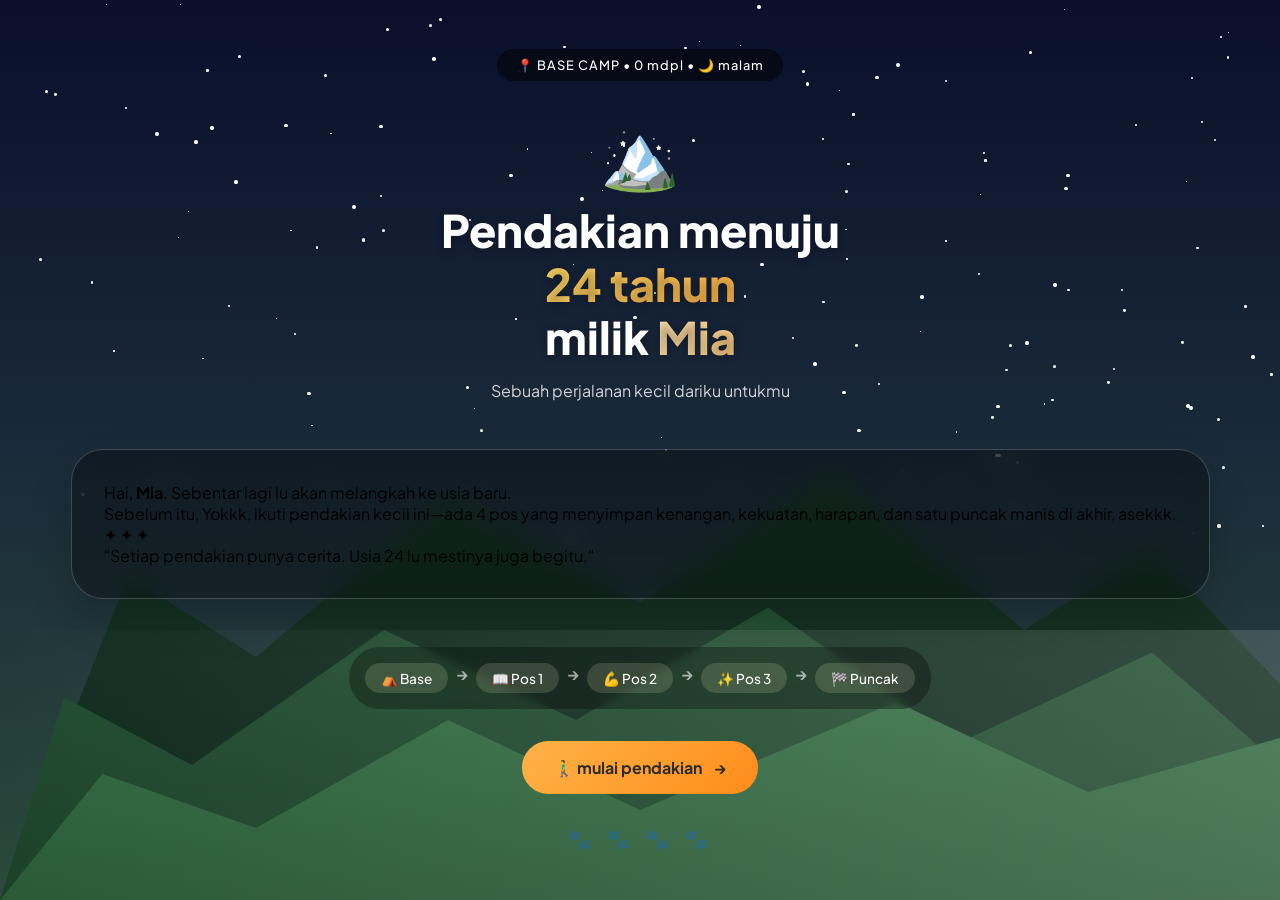
<file: index.html>
<!doctype html>
<html lang="id">
  <head>
    <meta charset="UTF-8" />
    <meta
      name="viewport"
      content="width=device-width, initial-scale=1.0, user-scalable=no"
    />
    <title>🏔️ Untuk Mia | Pendakian menuju 24</title>
    <link rel="stylesheet" href="style.css" />
    <link
      href="https://fonts.googleapis.com/css2?family=Plus+Jakarta+Sans:wght@300;400;500;600;700;800&family=Caveat:wght@400;700&display=swap"
      rel="stylesheet"
    />
  </head>
  <body>
    <!-- Background animasi gunung -->
    <div class="mountain-bg">
      <div class="sky"></div>
      <div class="stars-layer" id="starsLayer"></div>
      <div class="mountain-back"></div>
      <div class="mountain-mid"></div>
      <div class="mountain-front"></div>
      <div class="fog"></div>
    </div>

    <div class="container basecamp-container">
      <div class="elevation-badge">📍 BASE CAMP • 0 mdpl • 🌙 malam</div>

      <div class="hero-section">
        <div class="mountain-icon animate-float">🏔️</div>
        <h1>
          Pendakian menuju<br /><span class="highlight">24 tahun</span
          ><br />milik <span class="name">Mia</span>
        </h1>
        <p class="subtitle">Sebuah perjalanan kecil dariku untukmu</p>
      </div>

      <div class="intro-card glass-card">
        <p>
          Hai, <strong>Mia</strong>. Sebentar lagi lu akan melangkah ke usia
          baru.
        </p>
        <p>
          Sebelum itu, Yokkk, ikuti pendakian kecil ini—ada 4 pos yang menyimpan
          kenangan, kekuatan, harapan, dan satu puncak manis di akhir, asekkk.
        </p>
        <div class="divider">✦ ✦ ✦</div>
        <p class="quote">
          "Setiap pendakian punya cerita. Usia 24 lu mestinya juga begitu."
        </p>
      </div>

      <div class="route-map">
        <div class="route-station"><span>⛺</span> Base</div>
        <div class="route-arrow">→</div>
        <div class="route-station"><span>📖</span> Pos 1</div>
        <div class="route-arrow">→</div>
        <div class="route-station"><span>💪</span> Pos 2</div>
        <div class="route-arrow">→</div>
        <div class="route-station"><span>✨</span> Pos 3</div>
        <div class="route-arrow">→</div>
        <div class="route-station"><span>🏁</span> Puncak</div>
      </div>

      <a href="pos1.html" class="btn-primary">
        <span>🚶‍♂️ mulai pendakian</span>
        <span class="btn-arrow">→</span>
      </a>

      <div class="footprints">🐾 🐾 🐾 🐾</div>
    </div>
    <script src="script.js"></script>
  </body>
</html>
</file>
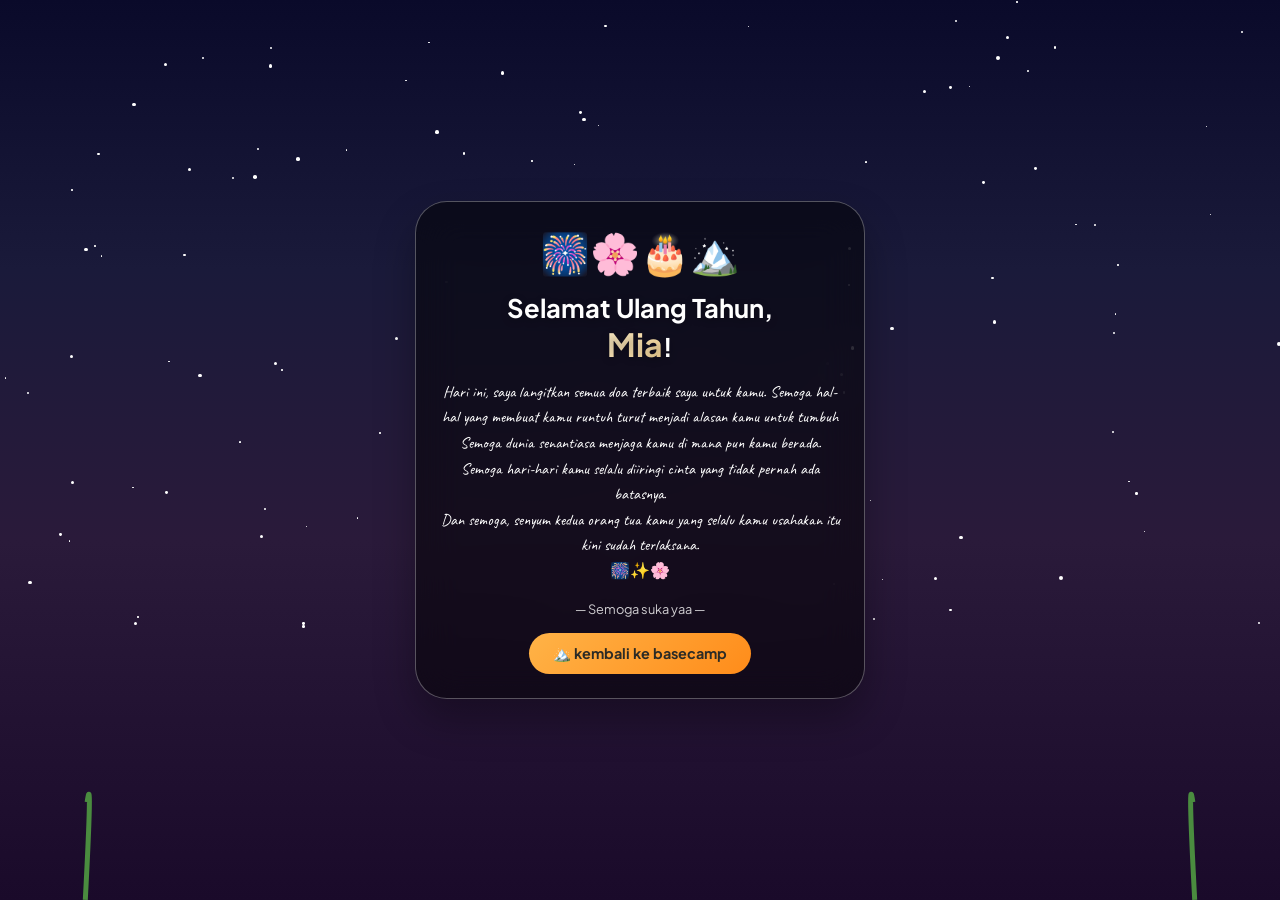
<file: bunga.html>
<!doctype html>
<html lang="id">
  <head>
    <meta charset="UTF-8" />
    <meta
      name="viewport"
      content="width=device-width, initial-scale=1.0, user-scalable=no"
    />
    <title>🎆 Untuk Mia | Bunga & Kembang Api</title>
    <link
      href="https://fonts.googleapis.com/css2?family=Plus+Jakarta+Sans:wght@300;400;500;600;700;800&family=Caveat:wght@400;700&display=swap"
      rel="stylesheet"
    />
    <style>
      * {
        margin: 0;
        padding: 0;
        box-sizing: border-box;
      }

      body {
        font-family: "Plus Jakarta Sans", sans-serif;
        overflow: hidden;
        position: fixed;
        width: 100%;
        height: 100%;
      }

      /* Background gradien malam */
      .fireworks-bg {
        position: fixed;
        top: 0;
        left: 0;
        width: 100%;
        height: 100%;
        background: linear-gradient(
          180deg,
          #0a0a2a 0%,
          #1a1a3a 30%,
          #2a1a3a 60%,
          #1a0a2a 100%
        );
        z-index: 0;
      }

      /* Bintang */
      .stars {
        position: fixed;
        top: 0;
        left: 0;
        width: 100%;
        height: 100%;
        pointer-events: none;
        z-index: 1;
      }

      .star {
        position: absolute;
        background: white;
        border-radius: 50%;
        animation: twinkle 2s infinite alternate;
      }

      @keyframes twinkle {
        0% {
          opacity: 0.3;
          transform: scale(1);
        }
        100% {
          opacity: 1;
          transform: scale(1.2);
        }
      }

      /* Konten utama */
      .bunga-container {
        position: relative;
        z-index: 15;
        min-height: 100vh;
        display: flex;
        align-items: center;
        justify-content: center;
        padding: 1rem;
      }

      .bunga-card {
        text-align: center;
        max-width: 90%;
        width: 450px;
        background: rgba(0, 0, 0, 0.5);
        backdrop-filter: blur(20px);
        border-radius: 32px;
        padding: 1.5rem;
        border: 1px solid rgba(255, 255, 255, 0.3);
        animation: fadeInUp 0.8s ease;
        box-shadow: 0 20px 40px rgba(0, 0, 0, 0.3);
      }

      .bunga-icon {
        font-size: 2.5rem;
        margin-bottom: 0.8rem;
      }

      .bunga-title {
        font-size: 1.6rem;
        margin-bottom: 0.8rem;
        color: white;
        text-shadow: 0 2px 10px rgba(0, 0, 0, 0.3);
      }

      .name-large {
        font-size: 2rem;
        background: linear-gradient(135deg, #fff0cc, #ffdd99);
        background-clip: text;
        -webkit-background-clip: text;
        color: transparent;
      }

      .bunga-message {
        font-size: 1rem;
        line-height: 1.6;
        margin: 1rem 0;
        color: white;
        font-family: "Caveat", cursive;
      }

      .bunga-footer {
        font-size: 0.8rem;
        opacity: 0.8;
        margin-top: 1rem;
        color: white;
      }

      .btn-kembali {
        margin-top: 1rem;
        display: inline-flex;
        justify-content: center;
        background: linear-gradient(135deg, #ffb347, #ff8c1a);
        padding: 0.7rem 1.5rem;
        border-radius: 50px;
        text-decoration: none;
        color: #2c2b26;
        font-weight: 700;
        font-size: 0.9rem;
        transition: all 0.2s ease;
      }

      .btn-kembali:hover {
        transform: scale(1.03);
        box-shadow: 0 8px 20px rgba(0, 0, 0, 0.2);
      }

      /* Canvas untuk bunga & kembang api */
      #flowerCanvas {
        position: fixed;
        bottom: 0;
        left: 0;
        width: 100%;
        height: 100%;
        pointer-events: none;
        z-index: 10;
      }

      @keyframes fadeInUp {
        from {
          opacity: 0;
          transform: translateY(30px);
        }
        to {
          opacity: 1;
          transform: translateY(0);
        }
      }

      /* Responsive untuk HP kecil */
      @media (max-width: 600px) {
        .bunga-card {
          padding: 1.2rem;
          max-width: 85%;
        }
        .bunga-title {
          font-size: 1.3rem;
        }
        .name-large {
          font-size: 1.6rem;
        }
        .bunga-message {
          font-size: 0.9rem;
        }
        .bunga-icon {
          font-size: 2rem;
        }
      }

      @media (max-width: 400px) {
        .bunga-card {
          padding: 1rem;
          max-width: 90%;
        }
        .bunga-title {
          font-size: 1.1rem;
        }
        .name-large {
          font-size: 1.4rem;
        }
      }
    </style>
  </head>
  <body>
    <div class="fireworks-bg"></div>
    <div class="stars" id="starsContainer"></div>

    <div class="container bunga-container">
      <div class="bunga-card">
        <div class="bunga-icon">🎆🌸🎂🏔️</div>
        <h1 class="bunga-title">
          Selamat Ulang Tahun, <br /><span class="name-large">Mia</span>!
        </h1>
        <p class="bunga-message">
          Hari ini, saya langitkan semua doa terbaik saya untuk kamu. Semoga hal-hal yang membuat kamu runtuh turut menjadi alasan kamu untuk tumbuh<br />
          Semoga dunia senantiasa menjaga kamu di mana pun kamu berada. Semoga hari-hari kamu selalu diiringi cinta yang tidak pernah ada batasnya.<br />
          Dan semoga, senyum kedua orang tua kamu yang selalu kamu usahakan itu kini sudah terlaksana.<br />
          🎆✨🌸
        </p>
        <p class="bunga-footer">
          — Semoga suka yaa —
        </p>

        <a href="index.html" class="btn-kembali">
          <span>🏔️ kembali ke basecamp</span>
        </a>
      </div>
    </div>

    <canvas id="flowerCanvas"></canvas>

    <script>
      // ========== BINTANG ==========
      const starsContainer = document.getElementById("starsContainer");
      for (let i = 0; i < 120; i++) {
        const star = document.createElement("div");
        star.classList.add("star");
        star.style.left = Math.random() * 100 + "%";
        star.style.top = Math.random() * 70 + "%";
        star.style.width = Math.random() * 3 + 1 + "px";
        star.style.height = star.style.width;
        star.style.animationDelay = Math.random() * 3 + "s";
        star.style.animationDuration = Math.random() * 2 + 1 + "s";
        starsContainer.appendChild(star);
      }

      // ========== SETUP CANVAS ==========
      const canvas = document.getElementById("flowerCanvas");
      const ctx = canvas.getContext("2d");

      let width = window.innerWidth;
      let height = window.innerHeight;

      function resizeCanvas() {
        width = window.innerWidth;
        height = window.innerHeight;
        canvas.width = width;
        canvas.height = height;
      }
      resizeCanvas();

      // ========== BUNGA KIRI & KANAN (RESPONSIVE) ==========
      // Posisi menggunakan persentase, selalu update saat resize
      let leftFlowerX = width * 0.08; // 8% dari kiri
      let rightFlowerX = width * 0.92; // 92% dari kiri

      let growProgress = 0;
      let swayAngle = 0;
      let swayDirection = 1;

      // Ukuran bunga & batang berdasarkan lebar layar
      let stemHeight = height * 0.5;
      let flowerSize = Math.min(32, width * 0.08);

      const leftFlowerColor = "#ff88aa";
      const rightFlowerColor = "#ffaa77";

      function updateSizes() {
        stemHeight = height * 0.5;
        flowerSize = Math.min(32, width * 0.08);
        leftFlowerX = width * 0.08;
        rightFlowerX = width * 0.92;
      }

      // Fungsi menggambar tangkai bunga
      function drawStem(x, progress, sway, isLeft) {
        const currentStemHeight = stemHeight;
        const startY = height;
        const endY = height - currentStemHeight * progress;

        ctx.save();
        ctx.translate(x, 0);
        const curveDirection = isLeft ? 1 : -1;
        ctx.rotate(sway * 0.05 * curveDirection);

        // Batang
        ctx.beginPath();
        ctx.moveTo(0, startY);
        ctx.quadraticCurveTo(
          curveDirection * 12 * sway,
          startY - currentStemHeight * 0.3,
          0,
          endY,
        );
        ctx.lineWidth = Math.max(3, Math.min(5, width * 0.012));
        ctx.strokeStyle = "#4a8c3f";
        ctx.stroke();

        // Daun (hanya jika progress cukup)
        if (progress > 0.3) {
          const leafY = startY - currentStemHeight * 0.4 * progress;
          const leafDirection = isLeft ? -1 : 1;
          ctx.beginPath();
          ctx.moveTo(leafDirection * 4, leafY);
          ctx.quadraticCurveTo(
            leafDirection * 18,
            leafY - 10,
            leafDirection * 22,
            leafY,
          );
          ctx.quadraticCurveTo(
            leafDirection * 12,
            leafY + 5,
            leafDirection * 4,
            leafY,
          );
          ctx.fillStyle = "#5cad4a";
          ctx.fill();
        }

        ctx.restore();

        return { x: x, y: height - currentStemHeight * progress };
      }

      // Fungsi menggambar bunga
      function drawFlower(x, y, progress, sway, color, isLeft) {
        if (progress < 0.6) return;

        const flowerProgress = (progress - 0.6) / 0.4;
        const currentFlowerSize = flowerSize * Math.min(1, flowerProgress);

        ctx.save();
        ctx.translate(x, y);
        const swayDirection = isLeft ? 1 : -1;
        ctx.rotate(sway * 0.08 * swayDirection);

        // 5 kelopak
        for (let i = 0; i < 5; i++) {
          const angle = ((i * 72 + sway * 10) * Math.PI) / 180;
          const petalX = Math.cos(angle) * currentFlowerSize * 0.7;
          const petalY = Math.sin(angle) * currentFlowerSize * 0.7;

          ctx.beginPath();
          ctx.ellipse(
            petalX,
            petalY,
            currentFlowerSize * 0.55,
            currentFlowerSize * 0.75,
            angle,
            0,
            Math.PI * 2,
          );
          ctx.fillStyle = color;
          ctx.fill();
          ctx.strokeStyle = "#dd5599";
          ctx.lineWidth = Math.max(0.5, currentFlowerSize * 0.03);
          ctx.stroke();
        }

        // Pusat bunga
        ctx.beginPath();
        ctx.arc(0, 0, currentFlowerSize * 0.3, 0, Math.PI * 2);
        ctx.fillStyle = "#ffdd88";
        ctx.fill();
        ctx.beginPath();
        ctx.arc(0, 0, currentFlowerSize * 0.18, 0, Math.PI * 2);
        ctx.fillStyle = "#ffaa44";
        ctx.fill();

        ctx.restore();
      }

      // ========== KEMBANG API ==========
      let fireworks = [];

      class Firework {
        constructor(x, y) {
          this.x = x;
          this.y = y;
          this.particles = [];
          this.exploded = false;

          this.colors = [
            "#ff4444",
            "#ff8844",
            "#ffdd44",
            "#44ff44",
            "#44ffdd",
            "#4488ff",
            "#dd44ff",
            "#ff44dd",
            "#ffffff",
          ];
        }

        explode() {
          if (this.exploded) return;
          this.exploded = true;

          const particleCount = 30 + Math.random() * 25;
          const mainColor =
            this.colors[Math.floor(Math.random() * this.colors.length)];

          for (let i = 0; i < particleCount; i++) {
            const angle = Math.random() * Math.PI * 2;
            const speed = 1.5 + Math.random() * 5;
            const vx = Math.cos(angle) * speed;
            const vy = Math.sin(angle) * speed;

            this.particles.push({
              x: this.x,
              y: this.y,
              vx: vx,
              vy: vy,
              size: 2 + Math.random() * 4,
              color: mainColor,
              opacity: 1,
              life: 1,
              fadeSpeed: 0.015 + Math.random() * 0.012,
            });
          }

          for (let i = 0; i < 12; i++) {
            const angle = Math.random() * Math.PI * 2;
            const speed = 0.8 + Math.random() * 3.5;
            const vx = Math.cos(angle) * speed;
            const vy = Math.sin(angle) * speed;

            this.particles.push({
              x: this.x,
              y: this.y,
              vx: vx,
              vy: vy,
              size: 1.5 + Math.random() * 3,
              color:
                this.colors[Math.floor(Math.random() * this.colors.length)],
              opacity: 1,
              life: 1,
              fadeSpeed: 0.02 + Math.random() * 0.015,
            });
          }
        }

        update() {
          if (!this.exploded) return false;

          let allDead = true;
          for (let p of this.particles) {
            if (p.life > 0) {
              allDead = false;
              p.x += p.vx;
              p.y += p.vy;
              p.vy += 0.08;
              p.life -= p.fadeSpeed;
              p.opacity = p.life;
            }
          }

          return !allDead;
        }

        draw() {
          if (!this.exploded) return;

          for (let p of this.particles) {
            if (p.life > 0) {
              ctx.globalAlpha = p.opacity * 0.8;
              ctx.fillStyle = p.color;
              ctx.beginPath();
              ctx.arc(p.x, p.y, p.size, 0, Math.PI * 2);
              ctx.fill();

              ctx.globalAlpha = p.opacity * 0.3;
              ctx.fillStyle = p.color;
              ctx.beginPath();
              ctx.arc(p.x, p.y, p.size * 1.5, 0, Math.PI * 2);
              ctx.fill();
            }
          }
          ctx.globalAlpha = 1;
        }
      }

      function createFirework() {
        const x = 50 + Math.random() * (width - 100);
        const y = 50 + Math.random() * (height * 0.5);
        const firework = new Firework(x, y);
        firework.explode();
        fireworks.push(firework);

        setTimeout(() => {
          fireworks = fireworks.filter((f) => f.update());
        }, 2500);
      }

      // ========== ANIMASI UTAMA ==========
      let lastFireworkTime = 0;

      function animate() {
        ctx.clearRect(0, 0, width, height);

        if (growProgress < 1) {
          growProgress += 0.007;
          if (growProgress >= 1) {
            growProgress = 1;
          }
        }

        swayAngle += 0.02 * swayDirection;
        if (swayAngle > 0.5) swayDirection = -1;
        if (swayAngle < -0.5) swayDirection = 1;

        // Gambar bunga KIRI
        const leftStemEnd = drawStem(
          leftFlowerX,
          growProgress,
          swayAngle,
          true,
        );
        drawFlower(
          leftStemEnd.x,
          leftStemEnd.y,
          growProgress,
          swayAngle,
          leftFlowerColor,
          true,
        );

        // Gambar bunga KANAN
        const rightStemEnd = drawStem(
          rightFlowerX,
          growProgress,
          swayAngle,
          false,
        );
        drawFlower(
          rightStemEnd.x,
          rightStemEnd.y,
          growProgress,
          -swayAngle,
          rightFlowerColor,
          false,
        );

        if (growProgress > 0.3) {
          if (Date.now() - lastFireworkTime > 900) {
            createFirework();
            lastFireworkTime = Date.now();
          }

          for (let i = 0; i < fireworks.length; i++) {
            const alive = fireworks[i].update();
            fireworks[i].draw();
            if (!alive) {
              fireworks.splice(i, 1);
              i--;
            }
          }
        }

        requestAnimationFrame(animate);
      }

      animate();

      // Buat beberapa kembang api awal
      setTimeout(() => {
        for (let i = 0; i < 3; i++) {
          setTimeout(() => createFirework(), i * 400);
        }
      }, 500);

      // ========== RESPONSIVE: UPDATE SAAT RESIZE ==========
      window.addEventListener("resize", () => {
        resizeCanvas();
        updateSizes();
        leftFlowerX = width * 0.08;
        rightFlowerX = width * 0.92;

        // Reset posisi bunga agar tidak kacau
        growProgress = Math.min(growProgress, 1);
      });

      // Fade-in kartu
      document.querySelector(".bunga-card").style.animation =
        "fadeInUp 0.8s ease";
    </script>
  </body>
</html>
</file>
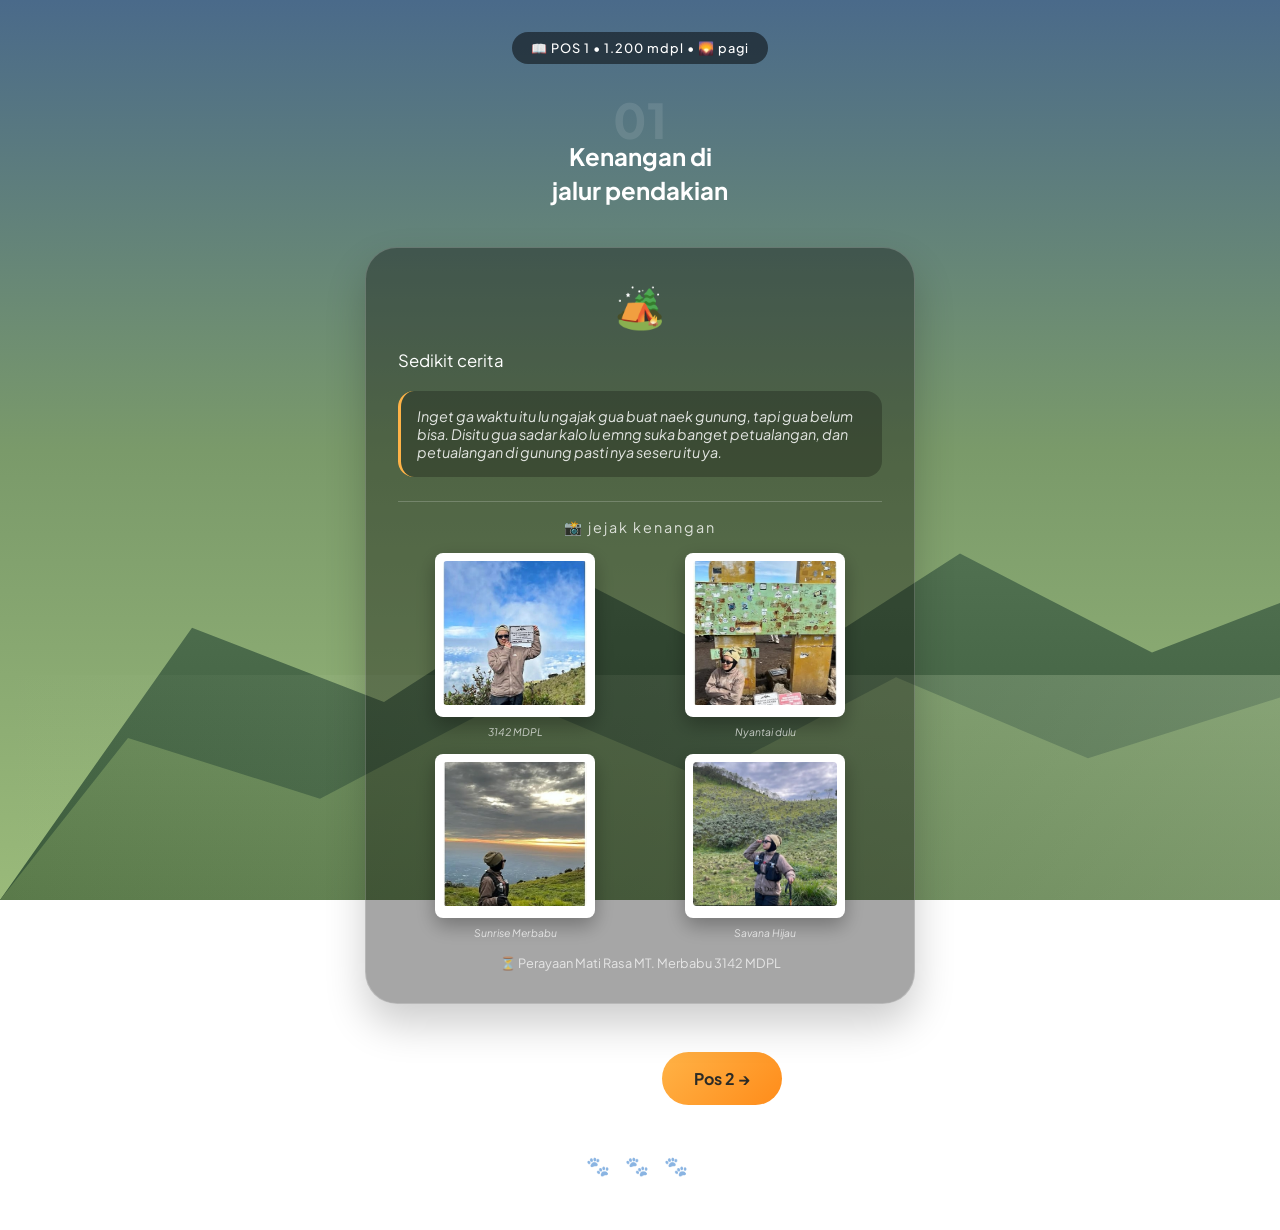
<file: pos1.html>
<!doctype html>
<html lang="id">
  <head>
    <meta charset="UTF-8" />
    <meta name="viewport" content="width=device-width, initial-scale=1.0" />
    <title>Pos 1 | Kenangan - Untuk Mia</title>
    <link rel="stylesheet" href="style.css" />
    <link
      href="https://fonts.googleapis.com/css2?family=Plus+Jakarta+Sans:wght@300;400;500;600;700;800&family=Caveat:wght@400;700&display=swap"
      rel="stylesheet"
    />
  </head>
  <body>
    <div class="mountain-bg pos1-bg">
      <div class="sky-pos1"></div>
      <div class="mountain-back-pos1"></div>
      <div class="mountain-mid-pos1"></div>
      <div class="fog-pos1"></div>
    </div>

    <div class="container pos-container">
      <div class="elevation-badge">📖 POS 1 • 1.200 mdpl • 🌄 pagi</div>

      <div class="pos-header">
        <span class="pos-number">01</span>
        <h2>Kenangan di<br />jalur pendakian</h2>
      </div>

      <div class="content-card glass-card">
        <div class="memory-icon">🏕️</div>
        <p class="memory-text">Sedikit cerita</p>
        <div class="memory-placeholder">
          <em
            >Inget ga waktu itu lu ngajak gua buat naek gunung, tapi gua belum bisa. 
            Disitu gua sadar kalo lu emng suka banget petualangan, 
            dan petualangan di gunung pasti nya seseru itu ya.</em
          >
        </div>

        <!-- ========== GALERI FOTO GRID 4 (2x2) ========== -->
        <div class="gallery-section">
          <div class="gallery-title">📸 jejak kenangan</div>
          <div class="photo-grid-4" id="photoGrid">
            <!-- Foto 1 -->
            <div class="photo-card">
              <div class="polaroid">
                <img
                  src="foto1.jpg"
                  alt="Kenangan dengan Mia"
                  onerror="
                    this.style.display = 'none';
                    this.nextElementSibling.style.display = 'flex';
                  "
                />
                <div class="photo-placeholder" style="display: none">
                  <span>📷</span>
                  <small>foto 1</small>
                </div>
              </div>
              <p class="photo-caption">3142 MDPL</p>
            </div>

            <!-- Foto 2 -->
            <div class="photo-card">
              <div class="polaroid">
                <img
                  src="foto2.jpg"
                  alt="Kenangan dengan Mia"
                  onerror="
                    this.style.display = 'none';
                    this.nextElementSibling.style.display = 'flex';
                  "
                />
                <div class="photo-placeholder" style="display: none">
                  <span>📷</span>
                  <small>foto 2</small>
                </div>
              </div>
              <p class="photo-caption">Nyantai dulu</p>
            </div>

            <!-- Foto 3 -->
            <div class="photo-card">
              <div class="polaroid">
                <img
                  src="foto3.jpg"
                  alt="Kenangan dengan Mia"
                  onerror="
                    this.style.display = 'none';
                    this.nextElementSibling.style.display = 'flex';
                  "
                />
                <div class="photo-placeholder" style="display: none">
                  <span>📷</span>
                  <small>foto 3</small>
                </div>
              </div>
              <p class="photo-caption">Sunrise Merbabu</p>
            </div>

            <!-- Foto 4 -->
            <div class="photo-card">
              <div class="polaroid">
                <img
                  src="foto4.jpg"
                  alt="Kenangan dengan Mia"
                  onerror="
                    this.style.display = 'none';
                    this.nextElementSibling.style.display = 'flex';
                  "
                />
                <div class="photo-placeholder" style="display: none">
                  <span>📷</span>
                  <small>foto 4</small>
                </div>
              </div>
              <p class="photo-caption">Savana Hijau</p>
            </div>
          </div>
        </div>
        <!-- ========== END GALERI FOTO ========== -->

        <div class="memory-date">
          ⏳ Perayaan Mati Rasa MT. Merbabu 3142 MDPL
        </div>
      </div>

      <div class="nav-buttons">
        <a href="index.html" class="btn-secondary">← Basecamp</a>
        <a href="pos2.html" class="btn-primary-small">Pos 2 →</a>
      </div>
      <div class="footprints">🐾 🐾 🐾</div>
    </div>
    <script src="script.js"></script>
  </body>
</html>
</file>
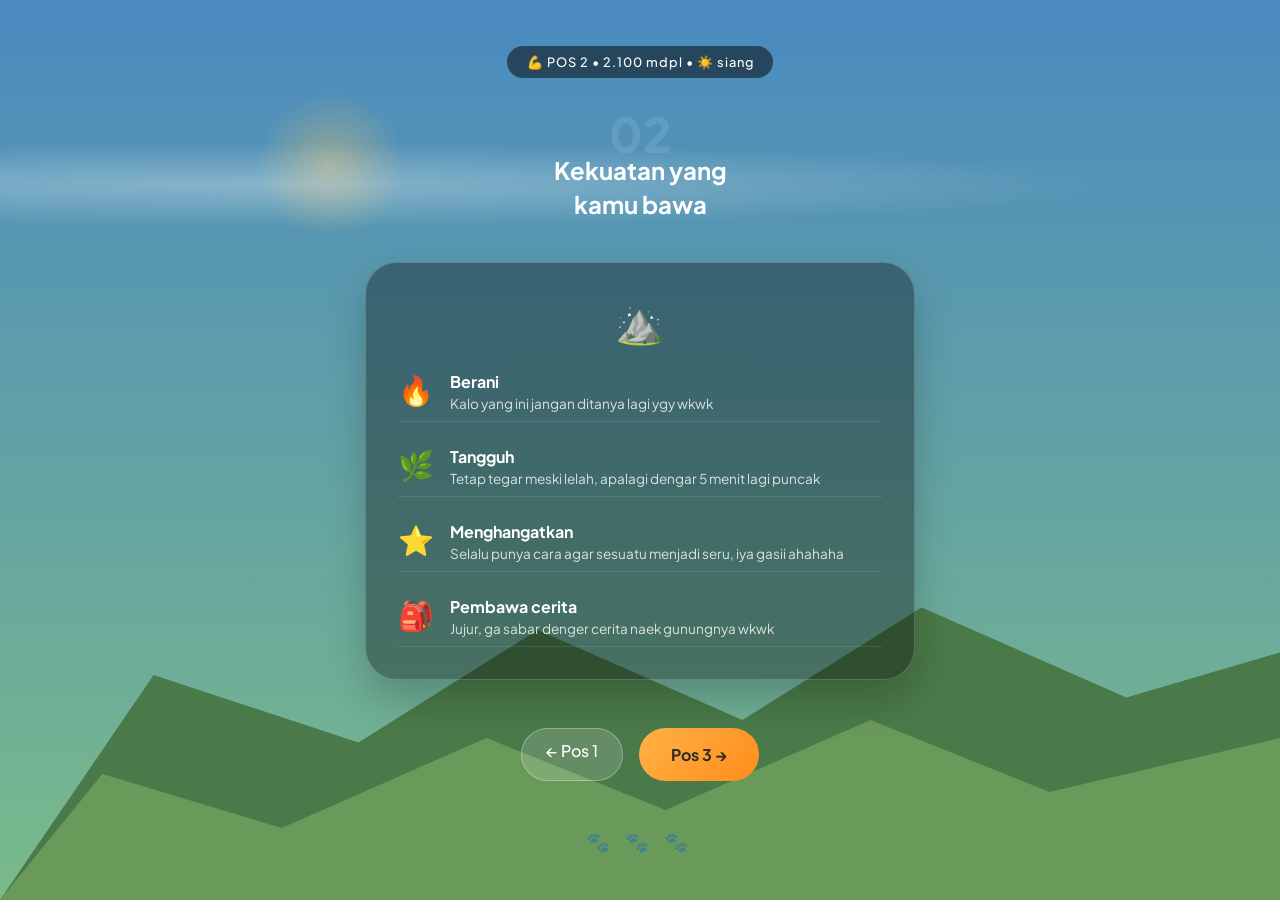
<file: pos2.html>
<!DOCTYPE html>
<html lang="id">
<head>
    <meta charset="UTF-8">
    <meta name="viewport" content="width=device-width, initial-scale=1.0">
    <title>Pos 2 | Kekuatan - Untuk Mia</title>
    <link rel="stylesheet" href="style.css">
    <link href="https://fonts.googleapis.com/css2?family=Plus+Jakarta+Sans:wght@300;400;500;600;700;800&family=Caveat:wght@400;700&display=swap" rel="stylesheet">
</head>
<body>
    <div class="mountain-bg pos2-bg">
        <div class="sky-pos2"></div>
        <div class="mountain-back-pos2"></div>
        <div class="mountain-mid-pos2"></div>
        <div class="sun-ray"></div>
        <div class="clouds"></div>
    </div>

    <div class="container pos-container">
        <div class="elevation-badge">💪 POS 2 • 2.100 mdpl • ☀️ siang</div>
        
        <div class="pos-header">
            <span class="pos-number">02</span>
            <h2>Kekuatan yang<br>kamu bawa</h2>
        </div>

        <div class="content-card glass-card">
            <div class="strength-icon">⛰️</div>
            <div class="strength-list">
                <div class="strength-item">
                    <span class="strength-emoji">🔥</span>
                    <div><strong>Berani</strong><br><span class="strength-desc">Kalo yang ini jangan ditanya lagi ygy wkwk</span></div>
                </div>
                <div class="strength-item">
                    <span class="strength-emoji">🌿</span>
                    <div><strong>Tangguh</strong><br><span class="strength-desc">Tetap tegar meski lelah, apalagi dengar 5 menit lagi puncak</span></div>
                </div>
                <div class="strength-item">
                    <span class="strength-emoji">⭐</span>
                    <div><strong>Menghangatkan</strong><br><span class="strength-desc">Selalu punya cara agar sesuatu menjadi seru, iya gasii ahahaha</span></div>
                </div>
                <div class="strength-item">
                    <span class="strength-emoji">🎒</span>
                    <div><strong>Pembawa cerita</strong><br><span class="strength-desc">Jujur, ga sabar denger cerita naek gunungnya wkwk</span></div>
                </div>
            </div>
        </div>

        <div class="nav-buttons">
            <a href="pos1.html" class="btn-secondary">← Pos 1</a>
            <a href="pos3.html" class="btn-primary-small">Pos 3 →</a>
        </div>
        <div class="footprints">🐾  🐾  🐾</div>
    </div>
    <script src="script.js"></script>
</body>
</html>
</file>
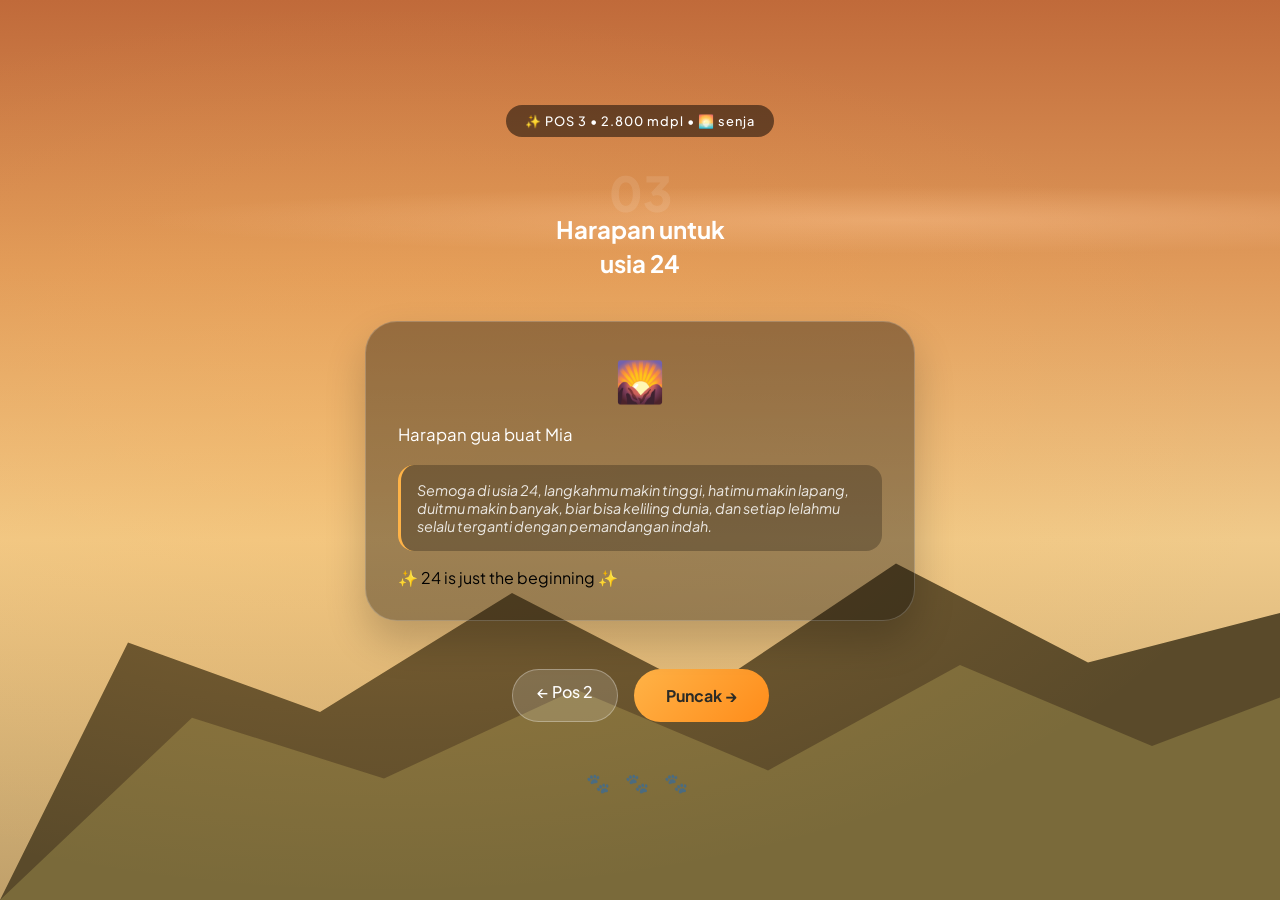
<file: pos3.html>
<!doctype html>
<html lang="id">
  <head>
    <meta charset="UTF-8" />
    <meta name="viewport" content="width=device-width, initial-scale=1.0" />
    <title>Pos 3 | Harapan - Untuk Mia</title>
    <link rel="stylesheet" href="style.css" />
    <link
      href="https://fonts.googleapis.com/css2?family=Plus+Jakarta+Sans:wght@300;400;500;600;700;800&family=Caveat:wght@400;700&display=swap"
      rel="stylesheet"
    />
  </head>
  <body>
    <div class="mountain-bg pos3-bg">
      <div class="sky-pos3"></div>
      <div class="mountain-back-pos3"></div>
      <div class="mountain-mid-pos3"></div>
      <div class="golden-hour"></div>
      <div class="clouds-pos3"></div>
    </div>

    <div class="container pos-container">
      <div class="elevation-badge">✨ POS 3 • 2.800 mdpl • 🌅 senja</div>

      <div class="pos-header">
        <span class="pos-number">03</span>
        <h2>Harapan untuk<br />usia 24</h2>
      </div>

      <div class="content-card glass-card">
        <div class="hope-icon">🌄</div>
        <p class="hope-text" id="hopeText">
          Harapan gua buat Mia
        </p>
        <div class="hope-placeholder">
          <em
            >Semoga di usia 24, langkahmu makin tinggi, hatimu makin
            lapang, duitmu makin banyak, biar bisa keliling dunia, dan setiap lelahmu selalu terganti dengan pemandangan
            indah.</em
          >
        </div>
        <div class="hope-wish">✨ 24 is just the beginning ✨</div>
      </div>

      <div class="nav-buttons">
        <a href="pos2.html" class="btn-secondary">← Pos 2</a>
        <a href="puncak.html" class="btn-primary-small">Puncak →</a>
      </div>
      <div class="footprints">🐾 🐾 🐾</div>
    </div>
    <script src="script.js"></script>
  </body>
</html>
</file>
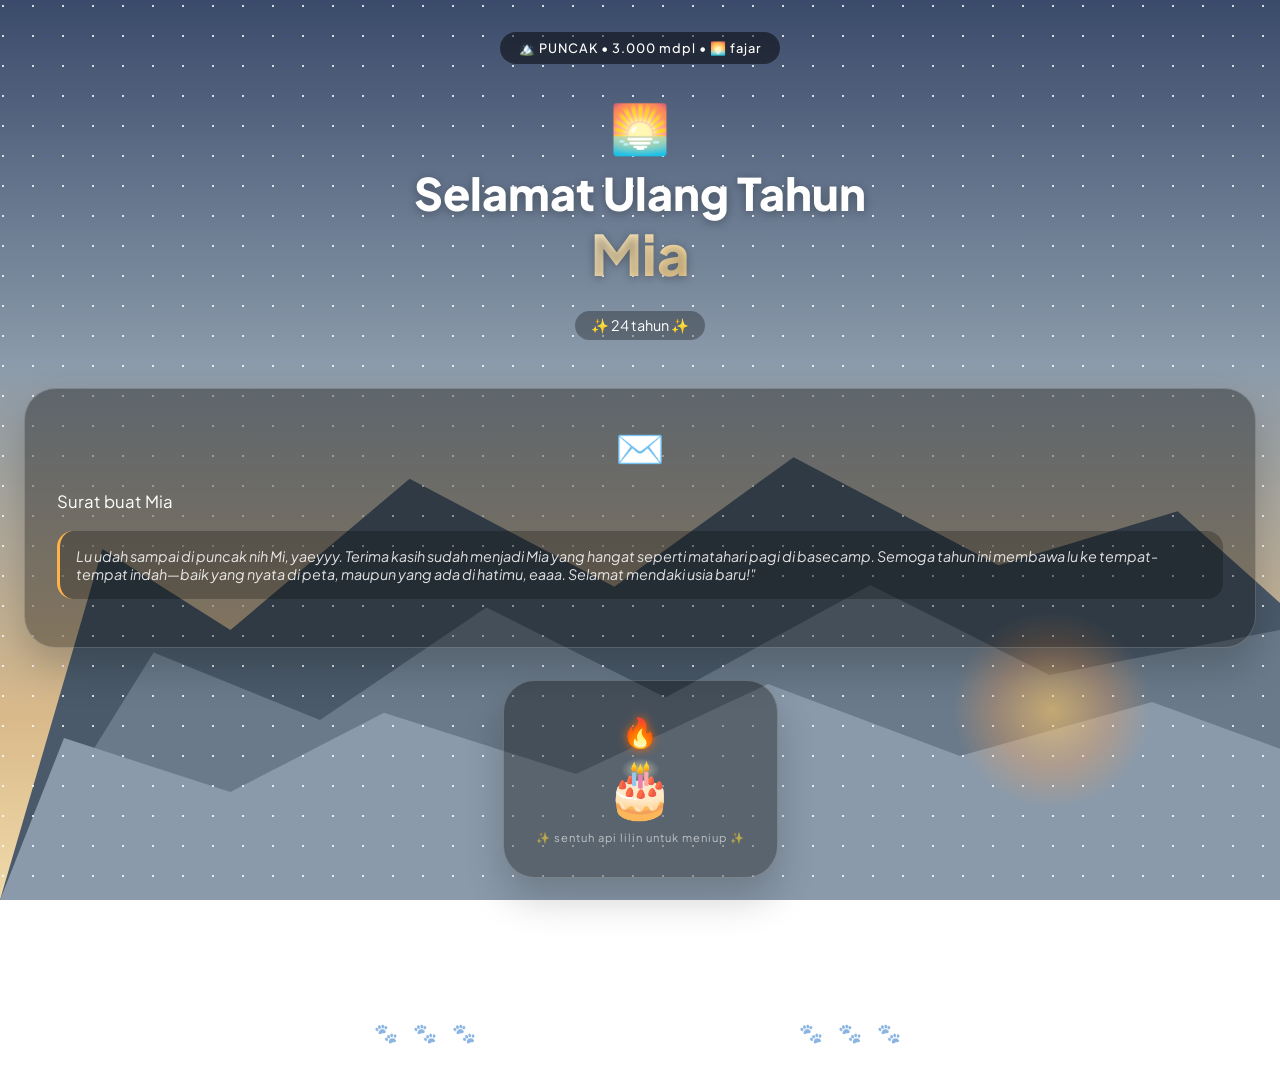
<file: puncak.html>
<!doctype html>
<html lang="id">
  <head>
    <meta charset="UTF-8" />
    <meta
      name="viewport"
      content="width=device-width, initial-scale=1.0, user-scalable=no"
    />
    <title>Puncak | Selamat Ulang Tahun Mia! 🏔️</title>
    <link rel="stylesheet" href="style.css" />
    <link
      href="https://fonts.googleapis.com/css2?family=Plus+Jakarta+Sans:wght@300;400;500;600;700;800&family=Caveat:wght@400;700&display=swap"
      rel="stylesheet"
    />
  </head>
  <body>
    <div class="mountain-bg puncak-bg">
      <div class="sky-puncak"></div>
      <div class="mountain-back-puncak"></div>
      <div class="mountain-mid-puncak"></div>
      <div class="mountain-front-puncak"></div>
      <div class="snow"></div>
      <div class="sunrise-glow"></div>
    </div>

    <div class="container puncak-container">
      <div class="elevation-badge">🏔️ PUNCAK • 3.000 mdpl • 🌅 fajar</div>

      <div class="puncak-header">
        <div class="sunrise animate-sun">🌅</div>
        <h1>Selamat Ulang Tahun<br /><span class="name-large">Mia</span></h1>
        <div class="age-badge">✨ 24 tahun ✨</div>
      </div>

      <div class="letter-card glass-card">
        <div class="envelope-icon">✉️</div>
        <p class="letter-text" id="letterText">
          Surat buat Mia
        </p>
        <div class="letter-placeholder">
          <em
            >Lu udah sampai di puncak nih Mi, yaeyyy. Terima kasih sudah menjadi Mia yang
            hangat seperti matahari pagi di basecamp. Semoga tahun ini membawa lu
            ke tempat-tempat indah—baik yang nyata di peta, maupun yang ada di
            hatimu, eaaa. Selamat mendaki usia baru!"</em
          >
        </div>
        <div class="signature">
        </div>
      </div>

      <div class="cake-section glass-card">
        <div class="cake">
            <div class="cake-flame" id="cakeFlame">🔥</div>
          <div class="cake-body">🎂</div>
        </div>
        <div class="blow-instruction">✨ sentuh api lilin untuk meniup ✨</div>
        <div id="blowMessage" class="blow-message hidden">
          <span>🎉🎉🎉</span>
          <p>Selamat, Mia! Semua harapanmu mengabul di usia 24.</p>
          <span>🏔️✨🌄</span>
        </div>
      </div>

      <div class="nav-buttons">
        <a href="pos3.html" class="btn-secondary">← Pos 3</a>
        
      </div>
      <div class="footprints">🐾 🐾 🐾 • puncak tercapai! • 🐾 🐾 🐾</div>
    </div>

    <script>
      // ========== GENERATE BINTANG UNTUK BACKGROUND ==========
      function generateStars() {
        const starsLayer = document.getElementById("starsLayer");
        if (starsLayer) {
          for (let i = 0; i < 150; i++) {
            const star = document.createElement("div");
            star.classList.add("star");
            star.style.left = Math.random() * 100 + "%";
            star.style.top = Math.random() * 60 + "%";
            star.style.width = Math.random() * 3 + 1 + "px";
            star.style.height = star.style.width;
            star.style.animationDelay = Math.random() * 3 + "s";
            star.style.animationDuration = Math.random() * 2 + 1 + "s";
            starsLayer.appendChild(star);
          }
        }
      }

      // Animasi fade-in saat halaman dimuat
      document.addEventListener("DOMContentLoaded", () => {
        generateStars();

        const containers = document.querySelectorAll(".container");
        containers.forEach((container) => {
          container.style.opacity = "0";
          container.style.animation = "fadeIn 0.8s ease forwards";
        });
      });

      // Style untuk animasi fade-in
      const style = document.createElement("style");
      style.textContent = `
            @keyframes fadeIn {
                from {
                    opacity: 0;
                    transform: translateY(20px);
                }
                to {
                    opacity: 1;
                    transform: translateY(0);
                }
            }
        `;
      document.head.appendChild(style);

      // ========== TIUP LILIN -> PINDAH KE HALAMAN BUNGA ==========
      const cakeFlame = document.getElementById("cakeFlame");
      let isBlown = false;

      if (cakeFlame) {
        cakeFlame.addEventListener("click", function (e) {
          e.stopPropagation();

          if (!isBlown) {
            isBlown = true;

            // Efek visual: api padam
            this.classList.add("blown-out");
            this.innerHTML = "💨";

            // Efek getar (kalau HP support)
            if (navigator.vibrate) {
              navigator.vibrate(50);
            }

            // PINDAH KE HALAMAN BUNGA setelah 300ms
            setTimeout(() => {
              window.location.href = "bunga.html";
            }, 300);
          }
        });

        // Efek hover untuk desktop
        cakeFlame.addEventListener("mouseenter", () => {
          if (!isBlown) {
            cakeFlame.style.transform = "scale(1.1)";
          }
        });

        cakeFlame.addEventListener("mouseleave", () => {
          cakeFlame.style.transform = "scale(1)";
        });
      }
    </script>
  </body>
</html>
</file>
<file: style.css>
* {
    margin: 0;
    padding: 0;
    box-sizing: border-box;
}

body {
    font-family: 'Plus Jakarta Sans', sans-serif;
    min-height: 100vh;
    overflow-x: hidden;
    position: relative;
}

/* ========== BACKGROUND GUNUNG ANIMASI ========== */
.mountain-bg {
    position: fixed;
    top: 0;
    left: 0;
    width: 100%;
    height: 100%;
    z-index: 0;
    overflow: hidden;
}

/* Basecamp - Malam dengan bintang */
.sky {
    position: absolute;
    width: 100%;
    height: 100%;
    background: linear-gradient(180deg, #0a0f2a 0%, #1a2a3a 50%, #2a4a3a 100%);
}

.stars-layer {
    position: absolute;
    width: 100%;
    height: 100%;
    background: transparent;
}

.star {
    position: absolute;
    background: white;
    border-radius: 50%;
    animation: twinkle 2s infinite alternate;
}

@keyframes twinkle {
    0% { opacity: 0.3; transform: scale(1); }
    100% { opacity: 1; transform: scale(1.2); }
}

.mountain-back {
    position: absolute;
    bottom: 0;
    width: 100%;
    height: 60%;
    background: linear-gradient(180deg, #1a3a2a 0%, #0d261a 100%);
    clip-path: polygon(0% 100%, 10% 40%, 20% 55%, 35% 25%, 50% 45%, 65% 20%, 80% 50%, 90% 35%, 100% 60%, 100% 100%);
    animation: floatMountains 8s ease-in-out infinite;
}

.mountain-mid {
    position: absolute;
    bottom: 0;
    width: 100%;
    height: 50%;
    background: linear-gradient(180deg, #2a5a3a 0%, #1a4028 100%);
    clip-path: polygon(0% 100%, 5% 55%, 15% 70%, 30% 40%, 45% 60%, 60% 35%, 75% 65%, 90% 45%, 100% 70%, 100% 100%);
    animation: floatMountains 6s ease-in-out infinite reverse;
}

.mountain-front {
    position: absolute;
    bottom: 0;
    width: 100%;
    height: 40%;
    background: linear-gradient(180deg, #3a7a4a 0%, #2a5a38 100%);
    clip-path: polygon(0% 100%, 8% 65%, 20% 80%, 35% 50%, 50% 75%, 70% 45%, 85% 70%, 100% 55%, 100% 100%);
    animation: floatMountains 4s ease-in-out infinite;
}

@keyframes floatMountains {
    0%, 100% { transform: translateY(0); }
    50% { transform: translateY(15px); }
}

.fog {
    position: absolute;
    bottom: 0;
    width: 200%;
    height: 30%;
    background: linear-gradient(90deg, transparent, rgba(255,255,255,0.15), transparent);
    animation: fogMove 12s linear infinite;
}

@keyframes fogMove {
    0% { transform: translateX(-50%); opacity: 0.3; }
    50% { opacity: 0.6; }
    100% { transform: translateX(0%); opacity: 0.3; }
}

/* POS 1 - Pagi dengan kabut */
.pos1-bg .sky-pos1 {
    position: absolute;
    width: 100%;
    height: 100%;
    background: linear-gradient(180deg, #4a6a8a 0%, #7a9a6a 50%, #9aba7a 100%);
}

.pos1-bg .mountain-back-pos1 {
    position: absolute;
    bottom: 0;
    width: 100%;
    height: 55%;
    background: linear-gradient(180deg, #5a7a5a 0%, #3a5a3a 100%);
    clip-path: polygon(0% 100%, 15% 45%, 30% 60%, 45% 35%, 60% 55%, 75% 30%, 90% 50%, 100% 40%, 100% 100%);
}

.pos1-bg .mountain-mid-pos1 {
    position: absolute;
    bottom: 0;
    width: 100%;
    height: 45%;
    background: linear-gradient(180deg, #7a9a6a 0%, #5a7a4a 100%);
    clip-path: polygon(0% 100%, 10% 60%, 25% 75%, 40% 50%, 55% 70%, 70% 45%, 85% 65%, 100% 50%, 100% 100%);
}

.pos1-bg .fog-pos1 {
    position: absolute;
    bottom: 0;
    width: 200%;
    height: 25%;
    background: linear-gradient(90deg, transparent, rgba(200,220,180,0.3), transparent);
    animation: fogMove 10s linear infinite;
}

/* POS 2 - Siang dengan awan */
.pos2-bg {
    background: linear-gradient(180deg, #3a7ab0 0%, #6ab07a 100%);
}

.sky-pos2 {
    position: absolute;
    width: 100%;
    height: 100%;
    background: linear-gradient(180deg, #4a8ac0 0%, #7aba8a 100%);
}

.mountain-back-pos2 {
    position: absolute;
    bottom: 0;
    width: 100%;
    height: 50%;
    background: #4a7a4a;
    clip-path: polygon(0% 100%, 12% 50%, 28% 65%, 42% 40%, 58% 60%, 72% 35%, 88% 55%, 100% 45%, 100% 100%);
}

.mountain-mid-pos2 {
    position: absolute;
    bottom: 0;
    width: 100%;
    height: 40%;
    background: #6a9a5a;
    clip-path: polygon(0% 100%, 8% 65%, 22% 80%, 38% 55%, 52% 75%, 68% 50%, 82% 70%, 100% 55%, 100% 100%);
}

.sun-ray {
    position: absolute;
    top: 10%;
    left: 20%;
    width: 150px;
    height: 150px;
    background: radial-gradient(circle, rgba(255,200,100,0.4) 0%, transparent 70%);
    border-radius: 50%;
    animation: sunGlow 3s infinite alternate;
}

@keyframes sunGlow {
    0% { opacity: 0.5; transform: scale(1); }
    100% { opacity: 1; transform: scale(1.3); }
}

.clouds {
    position: absolute;
    top: 15%;
    width: 100%;
    height: 100px;
    background: radial-gradient(ellipse at 20% 50%, rgba(255,255,255,0.3) 0%, transparent 60%);
    animation: cloudMove 20s linear infinite;
}

@keyframes cloudMove {
    0% { transform: translateX(-100%); }
    100% { transform: translateX(100%); }
}

/* POS 3 - Senja */
.pos3-bg .sky-pos3 {
    position: absolute;
    width: 100%;
    height: 100%;
    background: linear-gradient(180deg, #c06a3a 0%, #e09a5a 30%, #f0ca8a 60%, #c0a06a 100%);
}

.pos3-bg .mountain-back-pos3 {
    position: absolute;
    bottom: 0;
    width: 100%;
    height: 55%;
    background: #5a4a2a;
    clip-path: polygon(0% 100%, 10% 48%, 25% 62%, 40% 38%, 55% 58%, 70% 32%, 85% 52%, 100% 42%, 100% 100%);
}

.pos3-bg .mountain-mid-pos3 {
    position: absolute;
    bottom: 0;
    width: 100%;
    height: 45%;
    background: #7a6a3a;
    clip-path: polygon(0% 100%, 15% 55%, 30% 70%, 45% 48%, 60% 68%, 75% 42%, 90% 62%, 100% 50%, 100% 100%);
}

.golden-hour {
    position: absolute;
    top: 0;
    left: 0;
    width: 100%;
    height: 100%;
    background: radial-gradient(ellipse at 30% 50%, rgba(255,180,80,0.25) 0%, transparent 70%);
    pointer-events: none;
}

.clouds-pos3 {
    position: absolute;
    top: 20%;
    width: 100%;
    height: 80px;
    background: radial-gradient(ellipse at 70% 50%, rgba(255,200,150,0.4) 0%, transparent 60%);
    animation: cloudMove 15s linear infinite reverse;
}

/* PUNCAK - Fajar dengan salju */
.puncak-bg {
    background: linear-gradient(180deg, #2a3a5a 0%, #7a8aaa 40%, #caaa7a 80%, #eaca9a 100%);
}

.sky-puncak {
    position: absolute;
    width: 100%;
    height: 100%;
    background: linear-gradient(180deg, #3a4a6a 0%, #8a9aaa 40%, #daba8a 80%, #f0daaa 100%);
}

.mountain-back-puncak {
    position: absolute;
    bottom: 0;
    width: 100%;
    height: 60%;
    background: #4a5a6a;
    clip-path: polygon(0% 100%, 8% 35%, 18% 50%, 32% 22%, 48% 42%, 62% 18%, 78% 38%, 92% 28%, 100% 45%, 100% 100%);
}

.mountain-mid-puncak {
    position: absolute;
    bottom: 0;
    width: 100%;
    height: 50%;
    background: #6a7a8a;
    clip-path: polygon(0% 100%, 12% 45%, 25% 60%, 38% 35%, 52% 55%, 68% 30%, 82% 50%, 100% 40%, 100% 100%);
}

.mountain-front-puncak {
    position: absolute;
    bottom: 0;
    width: 100%;
    height: 40%;
    background: #8a9aaa;
    clip-path: polygon(0% 100%, 5% 55%, 18% 70%, 30% 48%, 45% 65%, 60% 40%, 75% 60%, 90% 45%, 100% 58%, 100% 100%);
}

.snow {
    position: absolute;
    top: 0;
    left: 0;
    width: 100%;
    height: 100%;
    pointer-events: none;
}

.snow::before {
    content: '';
    position: absolute;
    width: 100%;
    height: 100%;
    background: radial-gradient(circle at 10% 20%, rgba(255,255,255,0.8) 1px, transparent 1px);
    background-size: 30px 30px;
    animation: snowFall 8s linear infinite;
}

@keyframes snowFall {
    0% { background-position: 0 0; }
    100% { background-position: 30px 30px; }
}

.sunrise-glow {
    position: absolute;
    bottom: 10%;
    right: 10%;
    width: 200px;
    height: 200px;
    background: radial-gradient(circle, rgba(255,200,100,0.6) 0%, rgba(255,160,80,0.3) 40%, transparent 70%);
    border-radius: 50%;
    animation: sunrise 4s infinite alternate;
}

@keyframes sunrise {
    0% { transform: scale(0.8); opacity: 0.5; }
    100% { transform: scale(1.2); opacity: 1; }
}

/* ========== KONTEN UTAMA ========== */
.container {
    position: relative;
    z-index: 10;
    min-height: 100vh;
    padding: 2rem 1.5rem;
    display: flex;
    flex-direction: column;
    align-items: center;
    justify-content: center;
}

.glass-card {
    background: rgba(0, 0, 0, 0.35);
    backdrop-filter: blur(12px);
    border-radius: 32px;
    padding: 2rem;
    margin: 1rem 0;
    border: 1px solid rgba(255, 255, 255, 0.2);
    box-shadow: 0 20px 40px rgba(0, 0, 0, 0.2);
    transition: transform 0.3s ease, box-shadow 0.3s ease;
}

.glass-card:hover {
    transform: translateY(-5px);
    box-shadow: 0 25px 45px rgba(0, 0, 0, 0.3);
}

.elevation-badge {
    background: rgba(0, 0, 0, 0.5);
    backdrop-filter: blur(8px);
    padding: 0.5rem 1.2rem;
    border-radius: 40px;
    font-size: 0.8rem;
    font-weight: 500;
    letter-spacing: 1px;
    margin-bottom: 2rem;
    display: inline-block;
    color: white;
}

.hero-section {
    text-align: center;
    margin-bottom: 2rem;
}

.mountain-icon {
    font-size: 4rem;
    margin-bottom: 0.5rem;
    animation: float 3s ease-in-out infinite;
}

@keyframes float {
    0%, 100% { transform: translateY(0); }
    50% { transform: translateY(-10px); }
}

h1 {
    font-size: 2.8rem;
    font-weight: 800;
    line-height: 1.2;
    color: white;
    margin-bottom: 1rem;
    text-shadow: 0 2px 10px rgba(0,0,0,0.3);
}

.highlight {
    background: linear-gradient(135deg, #ffd966, #ffb347);
    background-clip: text;
    -webkit-background-clip: text;
    color: transparent;
}

.name {
    background: linear-gradient(135deg, #ffe6b3, #ffcc80);
    background-clip: text;
    -webkit-background-clip: text;
    color: transparent;
}

.name-large {
    font-size: 3.5rem;
    background: linear-gradient(135deg, #fff0cc, #ffdd99);
    background-clip: text;
    -webkit-background-clip: text;
    color: transparent;
}

.subtitle {
    color: rgba(255, 255, 255, 0.8);
    font-size: 1rem;
}

.route-map {
    display: flex;
    flex-wrap: wrap;
    justify-content: center;
    gap: 0.5rem;
    margin: 2rem 0;
    padding: 1rem;
    background: rgba(0, 0, 0, 0.3);
    border-radius: 60px;
    backdrop-filter: blur(4px);
}

.route-station {
    background: rgba(255, 255, 200, 0.15);
    padding: 0.4rem 1rem;
    border-radius: 30px;
    font-size: 0.85rem;
    font-weight: 500;
    color: white;
}

.route-arrow {
    color: rgba(255, 255, 255, 0.6);
    font-weight: bold;
}

.btn-primary, .btn-primary-small {
    background: linear-gradient(135deg, #ffb347, #ff8c1a);
    border: none;
    padding: 1rem 2rem;
    border-radius: 50px;
    font-weight: 700;
    font-size: 1rem;
    cursor: pointer;
    text-decoration: none;
    display: inline-flex;
    align-items: center;
    gap: 0.8rem;
    transition: all 0.2s ease;
    color: #2c2b26;
}

.btn-primary:hover, .btn-primary-small:hover {
    transform: scale(1.03);
    box-shadow: 0 8px 20px rgba(0, 0, 0, 0.3);
    gap: 1rem;
}

.btn-secondary {
    background: rgba(255, 255, 255, 0.15);
    border: 1px solid rgba(255, 255, 255, 0.3);
    padding: 0.7rem 1.5rem;
    border-radius: 50px;
    text-decoration: none;
    color: white;
    font-weight: 500;
    transition: all 0.2s ease;
}

.btn-secondary:hover {
    background: rgba(255, 255, 255, 0.25);
}

.nav-buttons {
    display: flex;
    gap: 1rem;
    margin: 2rem 0 1rem;
    flex-wrap: wrap;
    justify-content: center;
}

/* ========== PERBAIKAN POS NUMBER (TIDAK NABRAK) ========== */
/* ========== ALTERNATIF POS NUMBER (LEBIH AMAN) ========== */
.pos-header {
    text-align: center;
    margin-bottom: 1.5rem;
}

.pos-number {
    font-size: 3rem;
    font-weight: 800;
    opacity: 0.1;
    display: block;
    line-height: 1;
    color: white;
    margin-bottom: 0.25rem;
}

.pos-header h2 {
    font-size: 1.5rem;
    color: white;
    margin-top: -0.5rem;
    line-height: 1.4;
}

@media (max-width: 600px) {
    .pos-number {
        font-size: 2.2rem;
    }
    
    .pos-header h2 {
        font-size: 1.2rem;
        margin-top: -0.3rem;
    }
}

.content-card {
    max-width: 550px;
    width: 100%;
}

.memory-icon, .strength-icon, .hope-icon, .envelope-icon {
    font-size: 2.5rem;
    text-align: center;
    margin-bottom: 1rem;
}

.memory-text, .hope-text, .letter-text {
    font-size: 1.05rem;
    line-height: 1.6;
    margin-bottom: 1rem;
    color: white;
}

.memory-placeholder, .hope-placeholder, .letter-placeholder {
    background: rgba(0, 0, 0, 0.25);
    padding: 1rem;
    border-radius: 16px;
    font-size: 0.9rem;
    color: rgba(255, 255, 255, 0.85);
    margin: 1rem 0;
    border-left: 3px solid #ffb347;
}

.memory-date, .signature {
    font-size: 0.8rem;
    opacity: 0.7;
    text-align: center;
    margin-top: 1rem;
    color: white;
}

.strength-list {
    display: flex;
    flex-direction: column;
    gap: 1rem;
}

.strength-item {
    display: flex;
    gap: 1rem;
    align-items: flex-start;
    padding: 0.5rem 0;
    border-bottom: 1px solid rgba(255, 255, 255, 0.1);
    color: white;
}

.strength-emoji {
    font-size: 1.8rem;
}

.strength-desc {
    font-size: 0.85rem;
    opacity: 0.8;
}

.puncak-header {
    text-align: center;
    margin-bottom: 2rem;
}

.sunrise {
    font-size: 3rem;
    margin-bottom: 0.5rem;
}

.age-badge {
    background: rgba(0, 0, 0, 0.3);
    display: inline-block;
    padding: 0.3rem 1rem;
    border-radius: 40px;
    font-size: 0.9rem;
    margin-top: 0.5rem;
    color: white;
}

/* ========== API LILIN BISA DISENTUH ========== */
.cake-section {
    text-align: center;
    margin-top: 1rem;
}

.cake {
    display: flex;
    flex-direction: column;
    align-items: center;
    margin-bottom: 0.5rem;
    position: relative;
}

.cake-candle {
    font-size: 1.5rem;
}

.cake-body {
    font-size: 3.5rem;
}

.cake-flame {
    font-size: 1.8rem;
    cursor: pointer;
    transition: all 0.1s ease;
    display: inline-block;
    filter: drop-shadow(0 0 5px #ff6600);
    user-select: none;
    -webkit-tap-highlight-color: transparent;
    animation: flicker 0.15s infinite alternate;
}

.cake-flame:active {
    transform: scale(0.9);
}

.cake-flame.blown-out {
    animation: none;
    opacity: 0.3;
    filter: none;
    transform: scale(0.8);
    cursor: default;
}

.blow-instruction {
    font-size: 0.7rem;
    opacity: 0.6;
    margin-top: 0.3rem;
    color: white;
    letter-spacing: 1px;
}

@keyframes flicker {
    0%, 100% { opacity: 1; text-shadow: 0 0 5px #ff6600; transform: scale(1); }
    50% { opacity: 0.85; text-shadow: 0 0 8px #ff9900; transform: scale(1.05); }
}

.btn-blow {
    background: #ffd966;
    border: none;
    padding: 0.7rem 1.8rem;
    border-radius: 50px;
    font-weight: bold;
    font-size: 1rem;
    cursor: pointer;
    display: inline-flex;
    align-items: center;
    gap: 0.5rem;
    transition: 0.1s linear;
}

.btn-blow:active {
    transform: scale(0.95);
}

.blow-message {
    margin-top: 1rem;
    padding: 1rem;
    background: rgba(0, 0, 0, 0.4);
    border-radius: 20px;
    animation: fadeInUp 0.5s ease;
    color: white;
}

.blow-message.hidden {
    display: none;
}

@keyframes fadeInUp {
    from {
        opacity: 0;
        transform: translateY(20px);
    }
    to {
        opacity: 1;
        transform: translateY(0);
    }
}

.footprints {
    margin-top: 2rem;
    font-size: 1.2rem;
    letter-spacing: 6px;
    opacity: 0.5;
    color: white;
}

/* Animasi tambahan */
.animate-float {
    animation: float 3s ease-in-out infinite;
}

.animate-sun {
    animation: sunRise 5s ease-in-out infinite alternate;
}

@keyframes sunRise {
    0% { transform: translateY(0) rotate(0deg); }
    100% { transform: translateY(-10px) rotate(10deg); }
}

/* ========== GALERI FOTO GRID 4 (2x2) ========== */
.gallery-section {
    margin-top: 1.5rem;
    padding-top: 1rem;
    border-top: 1px solid rgba(255, 255, 255, 0.2);
}

.gallery-title {
    text-align: center;
    font-size: 0.9rem;
    letter-spacing: 2px;
    margin-bottom: 1rem;
    opacity: 0.8;
    color: white;
}

.photo-grid-4 {
    display: grid;
    grid-template-columns: repeat(2, 1fr);
    gap: 1rem;
    justify-items: center;
    align-items: start;
}

.photo-card {
    width: 100%;
    max-width: 160px;
    margin: 0 auto;
}

.polaroid {
    background: white;
    padding: 8px 8px 12px 8px;
    border-radius: 8px;
    box-shadow: 0 8px 20px rgba(0, 0, 0, 0.3);
    transition: transform 0.3s ease, box-shadow 0.3s ease;
}

.polaroid:hover {
    transform: rotate(2deg) scale(1.02);
    box-shadow: 0 12px 28px rgba(0, 0, 0, 0.4);
}

.polaroid img {
    width: 100%;
    height: auto;
    aspect-ratio: 1 / 1;
    object-fit: cover;
    border-radius: 4px;
    display: block;
}

.photo-placeholder {
    width: 100%;
    aspect-ratio: 1 / 1;
    background: linear-gradient(145deg, #2a2a2a, #1a1a1a);
    border-radius: 4px;
    display: flex;
    flex-direction: column;
    align-items: center;
    justify-content: center;
    color: #888;
    font-size: 0.7rem;
    gap: 0.3rem;
}

.photo-placeholder span {
    font-size: 1.8rem;
}

.photo-caption {
    font-size: 0.65rem;
    text-align: center;
    margin-top: 0.5rem;
    color: rgba(255, 255, 255, 0.7);
    font-style: italic;
    word-break: break-word;
}

/* Efek tambahan untuk foto yang gagal load */
.polaroid img[src=""] {
    display: none;
}

/* ========== RESPONSIVE ========== */
@media (max-width: 600px) {
    .container {
        padding: 1.5rem 1rem;
    }
    
    h1 {
        font-size: 2rem;
    }
    
    .name-large {
        font-size: 2.5rem;
    }
    
    .pos-header h2 {
        font-size: 1.5rem;
        margin-top: -1.6rem;
    }
    
    .pos-number {
        font-size: 3rem;
    }
    
    .glass-card {
        padding: 1.3rem;
    }
    
    .route-map {
        font-size: 0.7rem;
        gap: 0.2rem;
    }
    
    .route-station {
        padding: 0.3rem 0.7rem;
    }
    
    .photo-grid-4 {
        gap: 0.8rem;
    }
    
    .photo-card {
        max-width: 130px;
    }
    
    .photo-caption {
        font-size: 0.55rem;
    }
    
    .polaroid {
        padding: 6px 6px 10px 6px;
    }
}

/* Untuk layar sangat kecil */
@media (max-width: 380px) {
    .photo-grid-4 {
        gap: 0.5rem;
    }
    
    .photo-card {
        max-width: 110px;
    }
    
    .photo-caption {
        font-size: 0.5rem;
    }
    /* ========== HALAMAN BUNGA ========== */
.bunga-page {
    overflow: hidden;
    position: fixed;
    width: 100%;
    height: 100%;
}

.bunga-bg {
    position: fixed;
    top: 0;
    left: 0;
    width: 100%;
    height: 100%;
    z-index: 0;
}

.sky-bunga {
    position: absolute;
    width: 100%;
    height: 100%;
    background: linear-gradient(180deg, #ffb7b2 0%, #ffd9b5 40%, #ffe0c0 70%, #fff0dd 100%);
}

.sunset-glow {
    position: absolute;
    bottom: 0;
    left: 0;
    width: 100%;
    height: 50%;
    background: radial-gradient(ellipse at 50% 100%, rgba(255,180,100,0.4) 0%, transparent 70%);
    pointer-events: none;
}

.bunga-container {
    position: relative;
    z-index: 10;
    min-height: 100vh;
    display: flex;
    align-items: center;
    justify-content: center;
    padding: 2rem;
}

.bunga-card {
    text-align: center;
    max-width: 500px;
    background: rgba(255, 255, 255, 0.25);
    backdrop-filter: blur(20px);
    animation: fadeInUp 0.6s ease;
}

.bunga-icon {
    font-size: 3rem;
    margin-bottom: 1rem;
}

.bunga-title {
    font-size: 2rem;
    margin-bottom: 1rem;
    color: white;
}

.bunga-message {
    font-size: 1.2rem;
    line-height: 1.8;
    margin: 1.5rem 0;
    color: white;
    font-family: 'Caveat', cursive;
}

.bunga-footer {
    font-size: 0.9rem;
    opacity: 0.8;
    margin-top: 1.5rem;
    color: white;
}

.btn-kembali {
    margin-top: 1rem;
    display: inline-flex;
    justify-content: center;
}

/* Canvas untuk animasi bunga */
#flowerCanvas {
    position: fixed;
    top: 0;
    left: 0;
    width: 100%;
    height: 100%;
    pointer-events: none;
    z-index: 20;
}

@media (max-width: 600px) {
    .bunga-title {
        font-size: 1.5rem;
    }
    
    .bunga-message {
        font-size: 1rem;
    }
}
}
</file>
